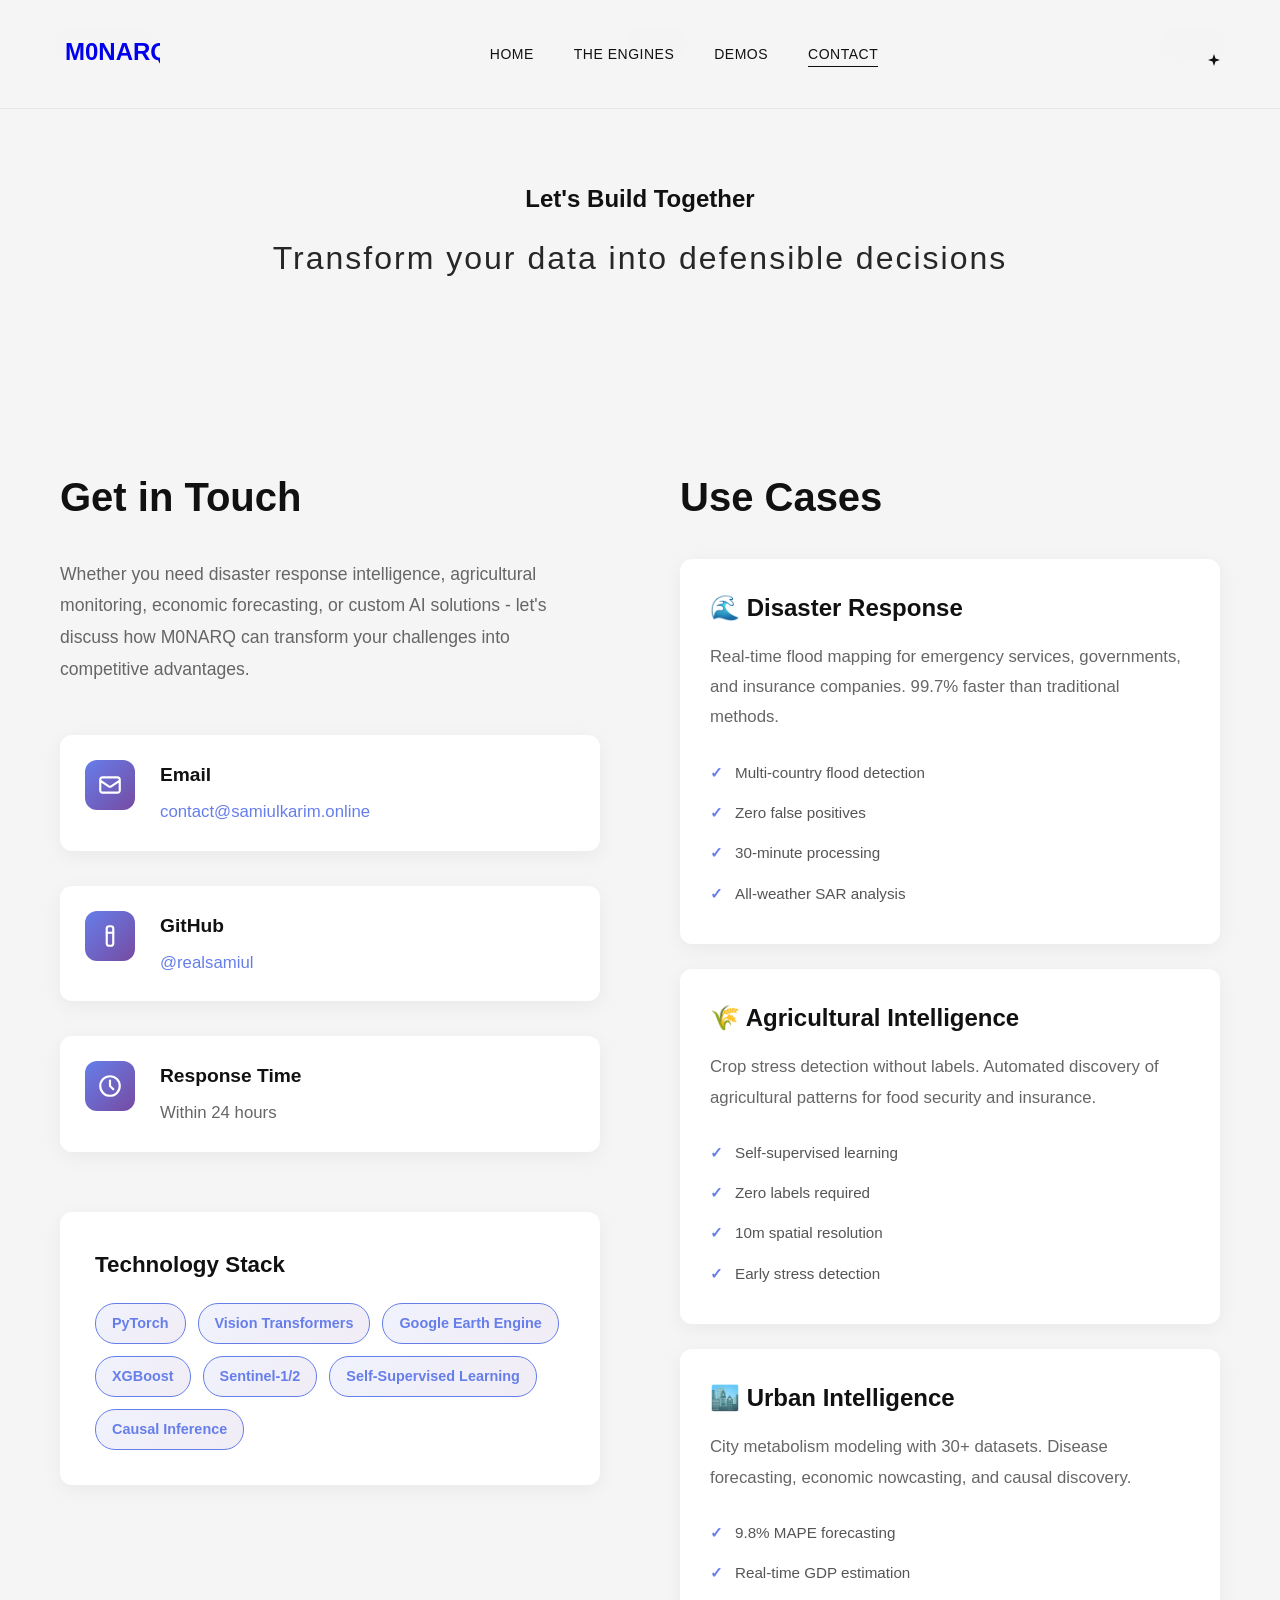
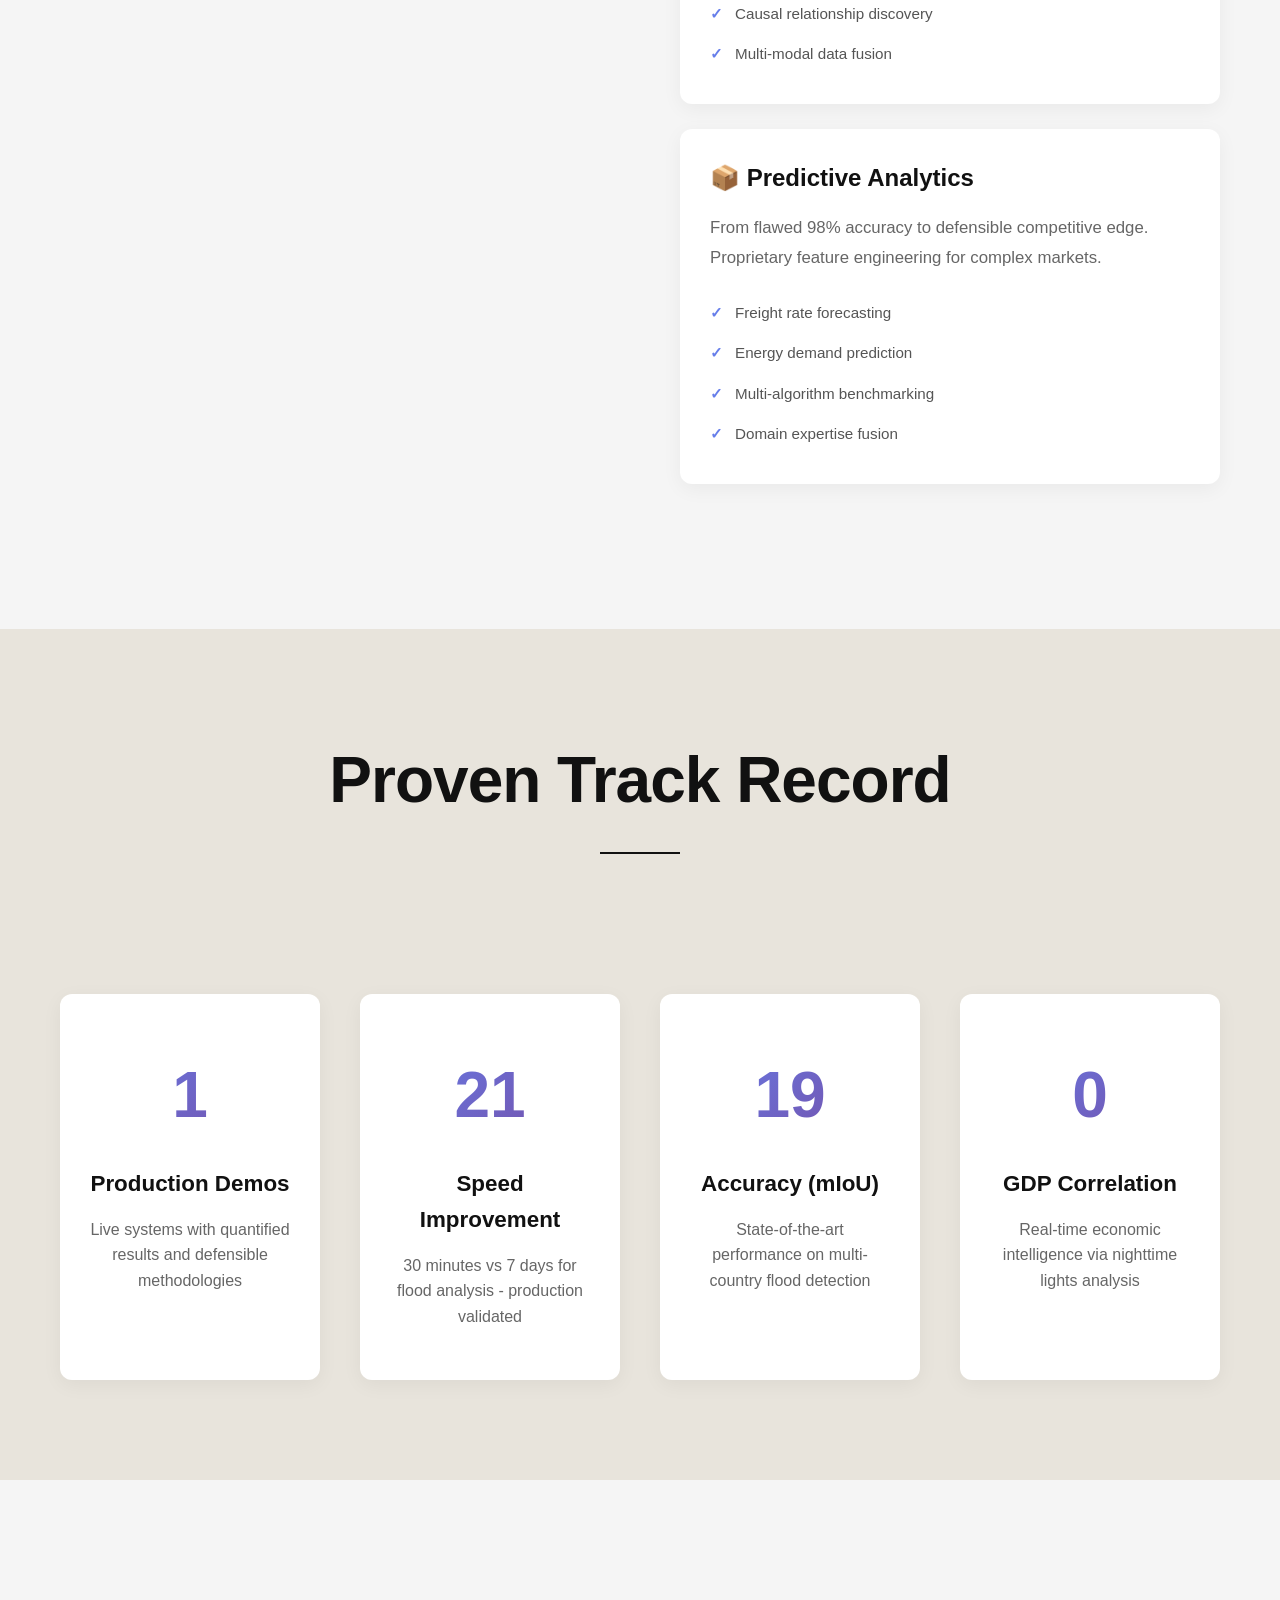
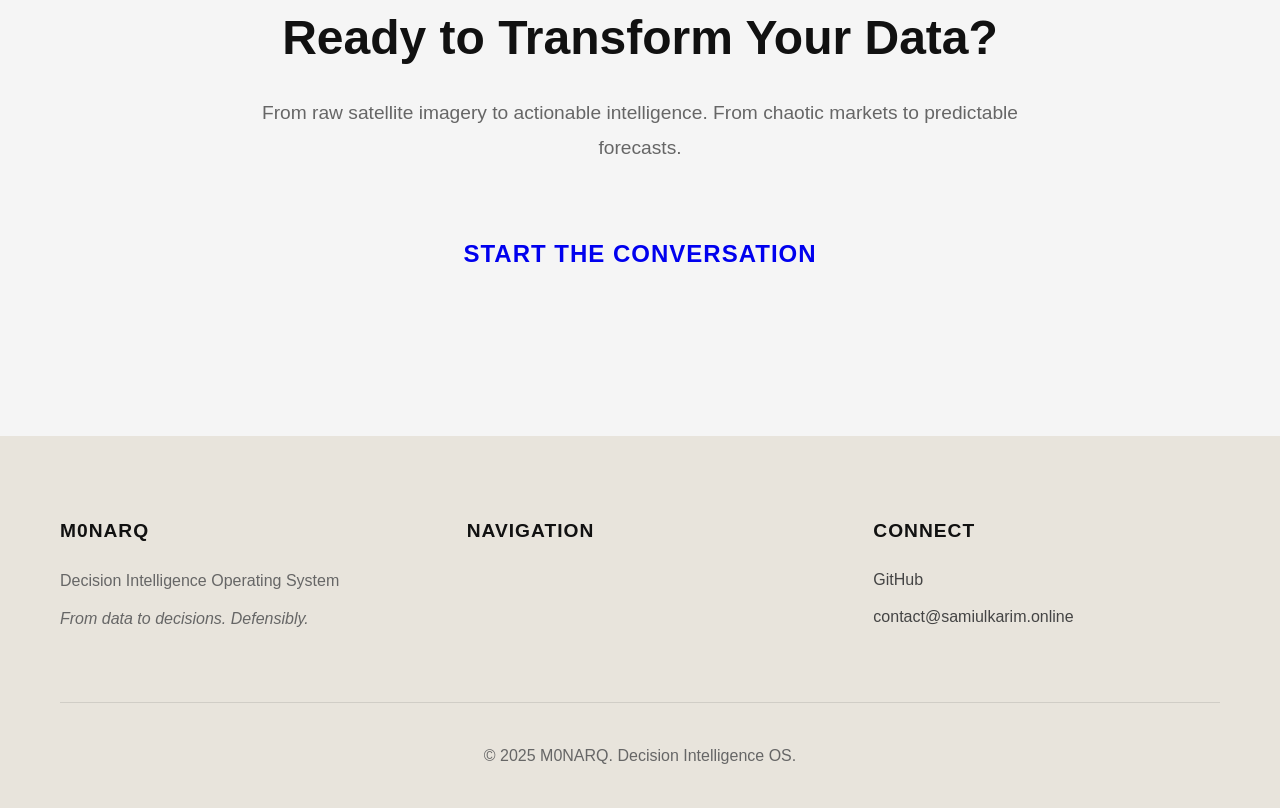
<file: contact.html>
<!DOCTYPE html>
<html lang="en">
<head>
    <meta charset="UTF-8">
    <meta name="viewport" content="width=device-width, initial-scale=1.0">
    <meta name="description" content="Contact M0NARQ - Decision Intelligence Solutions">
    <title>Contact - M0NARQ Decision OS</title>
    <link rel="stylesheet" href="styles.css">
    <link rel="stylesheet" href="contact.css">
</head>
<body class="">
    <div id="__nuxt">
        <div id="__layout">
            <div class="app is-light-grey">
                
                <!-- Navigation -->
                <nav class="nav" data-v-ee146a3a="">
                    <a href="/" class="logo" data-v-1932cced="">
                        <svg viewBox="0 0 100 40" fill="none" xmlns="http://www.w3.org/2000/svg">
                            <text x="5" y="30" font-family="Arial, sans-serif" font-size="24" font-weight="bold" fill="currentColor">M0NARQ</text>
                        </svg>
                    </a>
                    
                    <ul class="main-nav" data-v-ee146a3a="">
                        <li class="nav-item" data-v-ee146a3a="">
                            <a href="/" class="nav-link" data-v-ee146a3a="">Home</a>
                        </li>
                        <li class="nav-item" data-v-ee146a3a="">
                            <a href="engines.html" class="nav-link" data-v-ee146a3a="">The Engines</a>
                        </li>
                        <li class="nav-item" data-v-ee146a3a="">
                            <a href="demos.html" class="nav-link" data-v-ee146a3a="">Demos</a>
                        </li>
                        <li class="nav-item" data-v-ee146a3a="">
                            <a href="contact.html" class="nav-link is-active" data-v-ee146a3a="">Contact</a>
                        </li>
                    </ul>
                    
                    <div class="current" data-v-ee146a3a="">
                        <svg viewBox="0 0 12 12" fill="none" xmlns="http://www.w3.org/2000/svg" class="icon-star">
                            <path d="M6 0L7.5 4.5L12 6L7.5 7.5L6 12L4.5 7.5L0 6L4.5 4.5L6 0Z" fill="currentColor"/>
                        </svg>
                    </div>
                </nav>

                <!-- Hero Section -->
                <section class="contact-hero">
                    <div class="container">
                        <h1 class="page-title">
                            Let's Build Together
                            <span class="subtitle">Transform your data into defensible decisions</span>
                        </h1>
                    </div>
                </section>

                <!-- Contact Content -->
                <section class="contact-section">
                    <div class="container">
                        <div class="contact-grid">
                            
                            <!-- Contact Information -->
                            <div class="contact-info">
                                <h2>Get in Touch</h2>
                                <p class="contact-intro">
                                    Whether you need disaster response intelligence, agricultural monitoring, 
                                    economic forecasting, or custom AI solutions - let's discuss how M0NARQ 
                                    can transform your challenges into competitive advantages.
                                </p>

                                <div class="contact-items">
                                    <div class="contact-item">
                                        <div class="contact-icon">
                                            <svg viewBox="0 0 24 24" fill="none" xmlns="http://www.w3.org/2000/svg">
                                                <path d="M3 8L10.89 13.26C11.2187 13.4793 11.6049 13.5963 12 13.5963C12.3951 13.5963 12.7813 13.4793 13.11 13.26L21 8M5 19H19C19.5304 19 20.0391 18.7893 20.4142 18.4142C20.7893 18.0391 21 17.5304 21 17V7C21 6.46957 20.7893 5.96086 20.4142 5.58579C20.0391 5.21071 19.5304 5 19 5H5C4.46957 5 3.96086 5.21071 3.58579 5.58579C3.21071 5.96086 3 6.46957 3 7V17C3 17.5304 3.21071 18.0391 3.58579 18.4142C3.96086 18.7893 4.46957 19 5 19Z" stroke="currentColor" stroke-width="2" stroke-linecap="round" stroke-linejoin="round"/>
                                            </svg>
                                        </div>
                                        <div class="contact-details">
                                            <h3>Email</h3>
                                            <a href="mailto:contact@samiulkarim.online">contact@samiulkarim.online</a>
                                        </div>
                                    </div>

                                    <div class="contact-item">
                                        <div class="contact-icon">
                                            <svg viewBox="0 0 24 24" fill="none" xmlns="http://www.w3.org/2000/svg">
                                                <path d="M9 19C9 19.5304 9.21071 20.0391 9.58579 20.4142C9.96086 20.7893 10.4696 21 11 21H13C13.5304 21 14.0391 20.7893 14.4142 20.4142C14.7893 20.0391 15 19.5304 15 19V5C15 4.46957 14.7893 3.96086 14.4142 3.58579C14.0391 3.21071 13.5304 3 13 3H11C10.4696 3 9.96086 3.21071 9.58579 3.58579C9.21071 3.96086 9 4.46957 9 5V19Z" stroke="currentColor" stroke-width="2" stroke-linecap="round" stroke-linejoin="round"/>
                                                <path d="M9 9H15" stroke="currentColor" stroke-width="2" stroke-linecap="round" stroke-linejoin="round"/>
                                            </svg>
                                        </div>
                                        <div class="contact-details">
                                            <h3>GitHub</h3>
                                            <a href="https://github.com/realsamiul" target="_blank" rel="noreferrer">@realsamiul</a>
                                        </div>
                                    </div>

                                    <div class="contact-item">
                                        <div class="contact-icon">
                                            <svg viewBox="0 0 24 24" fill="none" xmlns="http://www.w3.org/2000/svg">
                                                <path d="M12 21C16.9706 21 21 16.9706 21 12C21 7.02944 16.9706 3 12 3C7.02944 3 3 7.02944 3 12C3 16.9706 7.02944 21 12 21Z" stroke="currentColor" stroke-width="2" stroke-linecap="round" stroke-linejoin="round"/>
                                                <path d="M12 7V12L15 15" stroke="currentColor" stroke-width="2" stroke-linecap="round" stroke-linejoin="round"/>
                                            </svg>
                                        </div>
                                        <div class="contact-details">
                                            <h3>Response Time</h3>
                                            <p>Within 24 hours</p>
                                        </div>
                                    </div>
                                </div>

                                <div class="tech-stack-info">
                                    <h3>Technology Stack</h3>
                                    <div class="tech-tags">
                                        <span class="tech-tag">PyTorch</span>
                                        <span class="tech-tag">Vision Transformers</span>
                                        <span class="tech-tag">Google Earth Engine</span>
                                        <span class="tech-tag">XGBoost</span>
                                        <span class="tech-tag">Sentinel-1/2</span>
                                        <span class="tech-tag">Self-Supervised Learning</span>
                                        <span class="tech-tag">Causal Inference</span>
                                    </div>
                                </div>
                            </div>

                            <!-- Use Cases -->
                            <div class="use-cases">
                                <h2>Use Cases</h2>
                                
                                <div class="use-case-card">
                                    <h3>🌊 Disaster Response</h3>
                                    <p>Real-time flood mapping for emergency services, governments, and insurance companies. 99.7% faster than traditional methods.</p>
                                    <ul>
                                        <li>Multi-country flood detection</li>
                                        <li>Zero false positives</li>
                                        <li>30-minute processing</li>
                                        <li>All-weather SAR analysis</li>
                                    </ul>
                                </div>

                                <div class="use-case-card">
                                    <h3>🌾 Agricultural Intelligence</h3>
                                    <p>Crop stress detection without labels. Automated discovery of agricultural patterns for food security and insurance.</p>
                                    <ul>
                                        <li>Self-supervised learning</li>
                                        <li>Zero labels required</li>
                                        <li>10m spatial resolution</li>
                                        <li>Early stress detection</li>
                                    </ul>
                                </div>

                                <div class="use-case-card">
                                    <h3>🏙️ Urban Intelligence</h3>
                                    <p>City metabolism modeling with 30+ datasets. Disease forecasting, economic nowcasting, and causal discovery.</p>
                                    <ul>
                                        <li>9.8% MAPE forecasting</li>
                                        <li>Real-time GDP estimation</li>
                                        <li>Causal relationship discovery</li>
                                        <li>Multi-modal data fusion</li>
                                    </ul>
                                </div>

                                <div class="use-case-card">
                                    <h3>📦 Predictive Analytics</h3>
                                    <p>From flawed 98% accuracy to defensible competitive edge. Proprietary feature engineering for complex markets.</p>
                                    <ul>
                                        <li>Freight rate forecasting</li>
                                        <li>Energy demand prediction</li>
                                        <li>Multi-algorithm benchmarking</li>
                                        <li>Domain expertise fusion</li>
                                    </ul>
                                </div>
                            </div>

                        </div>
                    </div>
                </section>

                <!-- Credentials Section -->
                <section class="credentials-section sand">
                    <div class="container">
                        <h2 class="section-title">
                            Proven Track Record
                            <div class="title-underline"></div>
                        </h2>

                        <div class="credentials-grid">
                            <div class="credential-card">
                                <div class="credential-number">6</div>
                                <h3>Production Demos</h3>
                                <p>Live systems with quantified results and defensible methodologies</p>
                            </div>

                            <div class="credential-card">
                                <div class="credential-number">99.7%</div>
                                <h3>Speed Improvement</h3>
                                <p>30 minutes vs 7 days for flood analysis - production validated</p>
                            </div>

                            <div class="credential-card">
                                <div class="credential-number">91%</div>
                                <h3>Accuracy (mIoU)</h3>
                                <p>State-of-the-art performance on multi-country flood detection</p>
                            </div>

                            <div class="credential-card">
                                <div class="credential-number">0.88</div>
                                <h3>GDP Correlation</h3>
                                <p>Real-time economic intelligence via nighttime lights analysis</p>
                            </div>
                        </div>
                    </div>
                </section>

                <!-- CTA -->
                <section class="cta-section">
                    <div class="container">
                        <div class="cta-content">
                            <h2>Ready to Transform Your Data?</h2>
                            <p>From raw satellite imagery to actionable intelligence. From chaotic markets to predictable forecasts.</p>
                            <a href="mailto:contact@samiulkarim.online" class="link is-dark" data-v-5152decb="">
                                <div class="wrap" data-v-5152decb="">
                                    <div class="circle" data-v-5152decb=""></div>
                                    <div class="label" data-v-5152decb="">
                                        Start the Conversation
                                        <div class="border" data-v-5152decb=""></div>
                                    </div>
                                </div>
                            </a>
                        </div>
                    </div>
                </section>

                <!-- Footer -->
                <footer class="footer sand" data-v-fde92388="">
                    <div class="container">
                        <div class="footer-grid">
                            <div class="footer-col">
                                <h4>M0NARQ</h4>
                                <p>Decision Intelligence Operating System</p>
                                <p class="footer-tagline">From data to decisions. Defensibly.</p>
                            </div>
                            
                            <div class="footer-col">
                                <h4>Navigation</h4>
                                <ul class="nav" data-v-fde92388="">
                                    <li class="item" data-v-fde92388="">
                                        <a href="engines.html" class="footer-link" data-v-fde92388="">The Engines</a>
                                    </li>
                                    <li class="item" data-v-fde92388="">
                                        <a href="demos.html" class="footer-link" data-v-fde92388="">Demos</a>
                                    </li>
                                    <li class="item" data-v-fde92388="">
                                        <a href="contact.html" class="footer-link" data-v-fde92388="">Contact</a>
                                    </li>
                                </ul>
                            </div>
                            
                            <div class="footer-col">
                                <h4>Connect</h4>
                                <ul class="social" data-v-fde92388="">
                                    <li class="item" data-v-fde92388="">
                                        <a href="https://github.com/realsamiul" target="_blank" rel="noreferrer" class="footer-link" data-v-fde92388="">GitHub</a>
                                    </li>
                                    <li class="item" data-v-fde92388="">
                                        <a href="mailto:contact@samiulkarim.online" class="footer-link" data-v-fde92388="">contact@samiulkarim.online</a>
                                    </li>
                                </ul>
                            </div>
                        </div>
                        
                        <div class="footer-bottom">
                            <p>&copy; 2025 M0NARQ. Decision Intelligence OS.</p>
                        </div>
                    </div>
                </footer>
            </div>
        </div>
    </div>

    <script src="script.js"></script>
</body>
</html>
</file>
<file: styles.css>
/* ===================================
   M0NARQ - ExoApe Style System
   FIXED VERSION - 2025-10-27
   =================================== */

/* Reset & Base */
* {
    margin: 0;
    padding: 0;
    box-sizing: border-box;
}

:root {
    --color-light-grey: #f5f5f5;
    --color-sand: #e8e4dc;
    --color-dark: #111111;
    --color-accent: #00ff00;
    --font-primary: -apple-system, BlinkMacSystemFont, 'Segoe UI', 'Roboto', 'Helvetica Neue', Arial, sans-serif;
    --transition-smooth: all 0.6s cubic-bezier(0.77, 0, 0.175, 1);
}

html {
    font-size: 16px;
    scroll-behavior: smooth;
    overflow-x: hidden;
}

body {
    font-family: var(--font-primary);
    background-color: var(--color-light-grey);
    color: var(--color-dark);
    line-height: 1.6;
    overflow-x: hidden;
    position: relative;
}

.is-light-grey {
    background-color: var(--color-light-grey);
}

.sand {
    background-color: var(--color-sand);
}

.container {
    max-width: 1400px;
    margin: 0 auto;
    padding: 0 60px;
}

/* ===================================
   Navigation
   =================================== */

.nav {
    position: fixed;
    top: 0;
    left: 0;
    right: 0;
    z-index: 9999;
    display: flex;
    justify-content: space-between;
    align-items: center;
    padding: 30px 60px;
    background: rgba(245, 245, 245, 0.95);
    backdrop-filter: blur(10px);
    border-bottom: 1px solid rgba(0, 0, 0, 0.05);
}

.logo svg {
    height: 40px;
    width: auto;
    transition: var(--transition-smooth);
}

.logo:hover svg {
    transform: scale(1.05);
}

.main-nav {
    display: flex;
    gap: 40px;
    list-style: none;
}

.nav-link {
    text-decoration: none;
    color: var(--color-dark);
    font-size: 14px;
    font-weight: 500;
    letter-spacing: 0.5px;
    text-transform: uppercase;
    transition: var(--transition-smooth);
    position: relative;
}

.nav-link::after {
    content: '';
    position: absolute;
    bottom: -5px;
    left: 0;
    width: 0;
    height: 1px;
    background: var(--color-dark);
    transition: width 0.3s ease;
}

.nav-link:hover::after,
.nav-link.is-active::after {
    width: 100%;
}

.current {
    width: 12px;
    height: 12px;
}

.icon-star {
    width: 100%;
    height: 100%;
    animation: rotate 20s linear infinite;
}

@keyframes rotate {
    from { transform: rotate(0deg); }
    to { transform: rotate(360deg); }
}

/* ===================================
   Hero Section
   =================================== */

.hero {
    position: relative;
    height: 100vh;
    min-height: 700px;
    display: flex;
    align-items: center;
    justify-content: center;
    overflow: hidden;
    z-index: 1;
}

.hero .background {
    position: absolute;
    top: 0;
    left: 0;
    width: 100%;
    height: 100%;
    z-index: 1;
}

.hero-image {
    width: 100%;
    height: 100%;
    object-fit: cover;
    filter: brightness(0.7);
    transition: var(--transition-smooth);
}

.hero:hover .hero-image {
    transform: scale(1.05);
    filter: brightness(0.5);
}

.hero-content {
    position: relative;
    z-index: 10;
    text-align: center;
    color: white;
    padding: 0 20px;
}

.hero-title {
    font-size: clamp(3rem, 8vw, 7rem);
    font-weight: 700;
    line-height: 1.1;
    margin-bottom: 20px;
    letter-spacing: -2px;
    text-transform: uppercase;
    animation: fadeInUp 1s ease-out;
}

.subtitle {
    display: block;
    font-size: clamp(1.2rem, 3vw, 2rem);
    font-weight: 300;
    letter-spacing: 2px;
    margin-top: 15px;
    opacity: 0.9;
}

.hero-description {
    font-size: clamp(1rem, 2vw, 1.3rem);
    max-width: 700px;
    margin: 30px auto 0;
    line-height: 1.8;
    opacity: 0.95;
    animation: fadeInUp 1s ease-out 0.3s backwards;
}

.scroll-to {
    position: absolute;
    bottom: 40px;
    left: 50%;
    transform: translateX(-50%);
    font-size: 12px;
    letter-spacing: 1px;
    text-transform: uppercase;
    color: white;
    opacity: 0.8;
    animation: bounce 2s infinite;
    z-index: 10;
}

@keyframes fadeInUp {
    from {
        opacity: 0;
        transform: translateY(30px);
    }
    to {
        opacity: 1;
        transform: translateY(0);
    }
}

@keyframes bounce {
    0%, 100% { transform: translateX(-50%) translateY(0); }
    50% { transform: translateX(-50%) translateY(-10px); }
}

/* ===================================
   Sections
   =================================== */

.intro-section,
.engines-preview,
.demos-section {
    padding: 120px 0;
    position: relative;
    z-index: 2;
    background-color: var(--color-light-grey);
}

.section-title {
    font-size: clamp(2.5rem, 5vw, 4rem);
    font-weight: 700;
    margin-bottom: 80px;
    text-align: center;
    letter-spacing: -1px;
    position: relative;
    display: inline-block;
    width: 100%;
}

.title-underline {
    width: 80px;
    height: 2px;
    background: var(--color-dark);
    margin: 20px auto 0;
    transition: var(--transition-smooth);
}

.section-title:hover .title-underline {
    width: 120px;
}

/* Intro Grid */
.intro-grid {
    display: grid;
    grid-template-columns: repeat(auto-fit, minmax(300px, 1fr));
    gap: 60px;
    margin-top: 60px;
}

.intro-item {
    padding: 40px;
    background: white;
    border-radius: 12px;
    transition: var(--transition-smooth);
}

.intro-item:hover {
    transform: translateY(-10px) scale(1.02);
    box-shadow: 0 20px 60px rgba(0, 0, 0, 0.1);
}

.intro-item h3 {
    font-size: 1.8rem;
    margin-bottom: 20px;
    font-weight: 600;
}

.intro-item p {
    font-size: 1.1rem;
    line-height: 1.8;
    color: #666;
}

/* Engines Grid */
.engines-grid {
    display: grid;
    grid-template-columns: repeat(auto-fit, minmax(500px, 1fr));
    gap: 80px;
    margin-top: 60px;
}

.engine-card {
    text-decoration: none;
    color: inherit;
    display: block;
    transition: var(--transition-smooth);
    position: relative;
}

.engine-card:hover {
    transform: translateY(-15px) rotate(-1deg) scale(1.02);
}

.engine-image {
    width: 100%;
    height: 400px;
    overflow: hidden;
    border-radius: 12px;
    margin-bottom: 30px;
}

.engine-image img {
    width: 100%;
    height: 100%;
    object-fit: cover;
    transition: var(--transition-smooth);
}

.engine-card:hover .engine-image img {
    transform: scale(1.1);
    filter: brightness(0.8);
}

.engine-info h3 {
    font-size: 2.5rem;
    margin-bottom: 10px;
    font-weight: 700;
}

.engine-tagline {
    font-size: 0.9rem;
    text-transform: uppercase;
    letter-spacing: 1px;
    color: #666;
    margin-bottom: 20px;
}

.engine-info p {
    font-size: 1.1rem;
    line-height: 1.8;
    margin-bottom: 25px;
    color: #444;
}

.engine-stats {
    list-style: none;
    display: flex;
    gap: 20px;
    flex-wrap: wrap;
}

.engine-stats li {
    padding: 8px 16px;
    background: var(--color-light-grey);
    border-radius: 20px;
    font-size: 0.9rem;
    font-weight: 500;
}

/* Metrics Section */
.metrics-section {
    padding: 100px 0;
    position: relative;
    z-index: 2;
}

.metrics-grid {
    display: grid;
    grid-template-columns: repeat(auto-fit, minmax(250px, 1fr));
    gap: 60px;
}

.metric-item {
    text-align: center;
    padding: 40px 20px;
}

.metric-number {
    font-size: 4rem;
    font-weight: 700;
    margin-bottom: 15px;
    background: linear-gradient(135deg, #667eea 0%, #764ba2 100%);
    -webkit-background-clip: text;
    -webkit-text-fill-color: transparent;
    background-clip: text;
}

.metric-label {
    font-size: 1.2rem;
    font-weight: 600;
    margin-bottom: 10px;
    text-transform: uppercase;
    letter-spacing: 1px;
}

.metric-detail {
    font-size: 0.9rem;
    color: #666;
}

/* CTA Section */
.cta-section {
    padding: 120px 0;
    text-align: center;
    position: relative;
    z-index: 2;
}

.link {
    text-decoration: none;
    display: inline-block;
}

.wrap {
    position: relative;
    padding: 30px 60px;
    display: inline-block;
}

.circle {
    position: absolute;
    top: 50%;
    left: 50%;
    width: 0;
    height: 0;
    border-radius: 50%;
    background: var(--color-dark);
    transform: translate(-50%, -50%);
    transition: var(--transition-smooth);
    opacity: 0.1;
}

.link:hover .circle {
    width: 200%;
    height: 200%;
}

.label {
    position: relative;
    z-index: 10;
    font-size: 1.5rem;
    font-weight: 600;
    letter-spacing: 1px;
    text-transform: uppercase;
}

.border {
    width: 0;
    height: 2px;
    background: var(--color-dark);
    margin: 10px auto 0;
    transition: var(--transition-smooth);
}

.link:hover .border {
    width: 100%;
}

/* ===================================
   Footer
   =================================== */

.footer {
    padding: 80px 0 40px;
    position: relative;
    z-index: 2;
}

.footer-grid {
    display: grid;
    grid-template-columns: repeat(auto-fit, minmax(250px, 1fr));
    gap: 60px;
    margin-bottom: 60px;
}

.footer-col h4 {
    font-size: 1.2rem;
    margin-bottom: 20px;
    font-weight: 700;
    text-transform: uppercase;
    letter-spacing: 1px;
}

.footer-col p {
    color: #666;
    line-height: 1.8;
}

.footer-tagline {
    font-style: italic;
    margin-top: 10px;
}

.footer ul {
    list-style: none;
}

.footer li {
    margin-bottom: 12px;
}

.footer-link {
    text-decoration: none;
    color: #444;
    transition: var(--transition-smooth);
    display: inline-block;
}

.footer-link:hover {
    color: var(--color-dark);
    transform: translateX(5px);
}

.footer-bottom {
    text-align: center;
    padding-top: 40px;
    border-top: 1px solid rgba(0, 0, 0, 0.1);
    color: #666;
}

/* ===================================
   Responsive Design
   =================================== */

@media (max-width: 1024px) {
    .container {
        padding: 0 40px;
    }
    
    .nav {
        padding: 20px 40px;
    }
    
    .engines-grid {
        grid-template-columns: 1fr;
    }
}

@media (max-width: 768px) {
    .container {
        padding: 0 20px;
    }
    
    .nav {
        padding: 15px 20px;
    }
    
    .main-nav {
        gap: 20px;
    }
    
    .nav-link {
        font-size: 12px;
    }
    
    .intro-grid {
        grid-template-columns: 1fr;
        gap: 40px;
    }
    
    .metrics-grid {
        grid-template-columns: repeat(2, 1fr);
        gap: 40px;
    }
    
    .footer-grid {
        grid-template-columns: 1fr;
        gap: 40px;
    }
}

/* ===================================
   Utility Classes & Animations
   =================================== */

.fade-in {
    opacity: 0;
    animation: fadeIn 1s forwards;
}

@keyframes fadeIn {
    to { opacity: 1; }
}

/* ===================================
   Image Loading Fix
   =================================== */

img {
    display: block;
    max-width: 100%;
    height: auto;
}

/* Scroll-triggered animations will be handled by script.js */
</file>
<file: contact.css>
/* Fix for Vercel deployment - z-index stacking */
.contact-section {
    position: relative;
    z-index: 2;
}

.credentials-section {
    position: relative;
    z-index: 2;
}

/* ===================================
   Contact Page Specific Styles
   =================================== */

.contact-hero {
    padding: 180px 0 100px;
    text-align: center;
}

.contact-section {
    padding: 80px 0 120px;
}

.contact-grid {
    display: grid;
    grid-template-columns: 1fr 1fr;
    gap: 80px;
    align-items: start;
}

.contact-info h2,
.use-cases h2 {
    font-size: 2.5rem;
    margin-bottom: 30px;
    font-weight: 700;
}

.contact-intro {
    font-size: 1.1rem;
    line-height: 1.8;
    color: #666;
    margin-bottom: 50px;
}

.contact-items {
    display: flex;
    flex-direction: column;
    gap: 35px;
    margin-bottom: 60px;
}

.contact-item {
    display: flex;
    gap: 25px;
    align-items: flex-start;
    padding: 25px;
    background: white;
    border-radius: 12px;
    transition: var(--transition-smooth);
    box-shadow: 0 5px 20px rgba(0, 0, 0, 0.05);
}

.contact-item:hover {
    transform: translateX(10px);
    box-shadow: 0 10px 30px rgba(0, 0, 0, 0.1);
}

.contact-icon {
    width: 50px;
    height: 50px;
    min-width: 50px;
    background: linear-gradient(135deg, #667eea 0%, #764ba2 100%);
    border-radius: 12px;
    display: flex;
    align-items: center;
    justify-content: center;
}

.contact-icon svg {
    width: 26px;
    height: 26px;
    color: white;
}

.contact-details h3 {
    font-size: 1.2rem;
    margin-bottom: 8px;
    font-weight: 700;
}

.contact-details a {
    color: #667eea;
    text-decoration: none;
    font-size: 1.05rem;
    transition: var(--transition-smooth);
}

.contact-details a:hover {
    color: #764ba2;
    text-decoration: underline;
}

.contact-details p {
    color: #666;
    font-size: 1.05rem;
    margin: 0;
}

.tech-stack-info {
    padding: 35px;
    background: white;
    border-radius: 12px;
    box-shadow: 0 5px 20px rgba(0, 0, 0, 0.05);
}

.tech-stack-info h3 {
    font-size: 1.4rem;
    margin-bottom: 20px;
    font-weight: 700;
}

.tech-tags {
    display: flex;
    flex-wrap: wrap;
    gap: 12px;
}

.tech-tag {
    padding: 8px 16px;
    background: linear-gradient(135deg, rgba(102, 126, 234, 0.1) 0%, rgba(118, 75, 162, 0.1) 100%);
    color: #667eea;
    border-radius: 20px;
    font-size: 0.9rem;
    font-weight: 600;
    border: 1px solid #667eea;
}

.use-case-card {
    padding: 30px;
    background: white;
    border-radius: 12px;
    margin-bottom: 25px;
    transition: var(--transition-smooth);
    box-shadow: 0 5px 20px rgba(0, 0, 0, 0.05);
}

.use-case-card:hover {
    transform: translateY(-5px);
    box-shadow: 0 15px 40px rgba(0, 0, 0, 0.1);
}

.use-case-card h3 {
    font-size: 1.5rem;
    margin-bottom: 15px;
    font-weight: 700;
}

.use-case-card p {
    font-size: 1.05rem;
    line-height: 1.8;
    color: #666;
    margin-bottom: 20px;
}

.use-case-card ul {
    list-style: none;
    padding: 0;
}

.use-case-card li {
    padding: 8px 0;
    font-size: 0.95rem;
    color: #555;
    position: relative;
    padding-left: 25px;
}

.use-case-card li::before {
    content: '✓';
    position: absolute;
    left: 0;
    color: #667eea;
    font-weight: 700;
}

.credentials-section {
    padding: 100px 0;
}

.credentials-grid {
    display: grid;
    grid-template-columns: repeat(auto-fit, minmax(250px, 1fr));
    gap: 40px;
    margin-top: 60px;
}

.credential-card {
    text-align: center;
    padding: 50px 30px;
    background: white;
    border-radius: 12px;
    transition: var(--transition-smooth);
    box-shadow: 0 5px 20px rgba(0, 0, 0, 0.05);
}

.credential-card:hover {
    transform: translateY(-10px) rotate(-1deg);
    box-shadow: 0 20px 50px rgba(0, 0, 0, 0.1);
}

.credential-number {
    font-size: 4rem;
    font-weight: 700;
    background: linear-gradient(135deg, #667eea 0%, #764ba2 100%);
    -webkit-background-clip: text;
    -webkit-text-fill-color: transparent;
    background-clip: text;
    margin-bottom: 20px;
}

.credential-card h3 {
    font-size: 1.4rem;
    margin-bottom: 15px;
    font-weight: 700;
}

.credential-card p {
    font-size: 1rem;
    line-height: 1.6;
    color: #666;
}

.cta-content {
    text-align: center;
    max-width: 800px;
    margin: 0 auto;
}

.cta-content h2 {
    font-size: 3rem;
    margin-bottom: 20px;
    font-weight: 700;
}

.cta-content p {
    font-size: 1.2rem;
    line-height: 1.8;
    color: #666;
    margin-bottom: 40px;
}

@media (max-width: 1024px) {
    .contact-grid {
        grid-template-columns: 1fr;
        gap: 60px;
    }
}

@media (max-width: 768px) {
    .credentials-grid {
        grid-template-columns: 1fr;
    }
    
    .tech-tags {
        gap: 8px;
    }
    
    .tech-tag {
        font-size: 0.85rem;
        padding: 6px 12px;
    }
}
</file>
